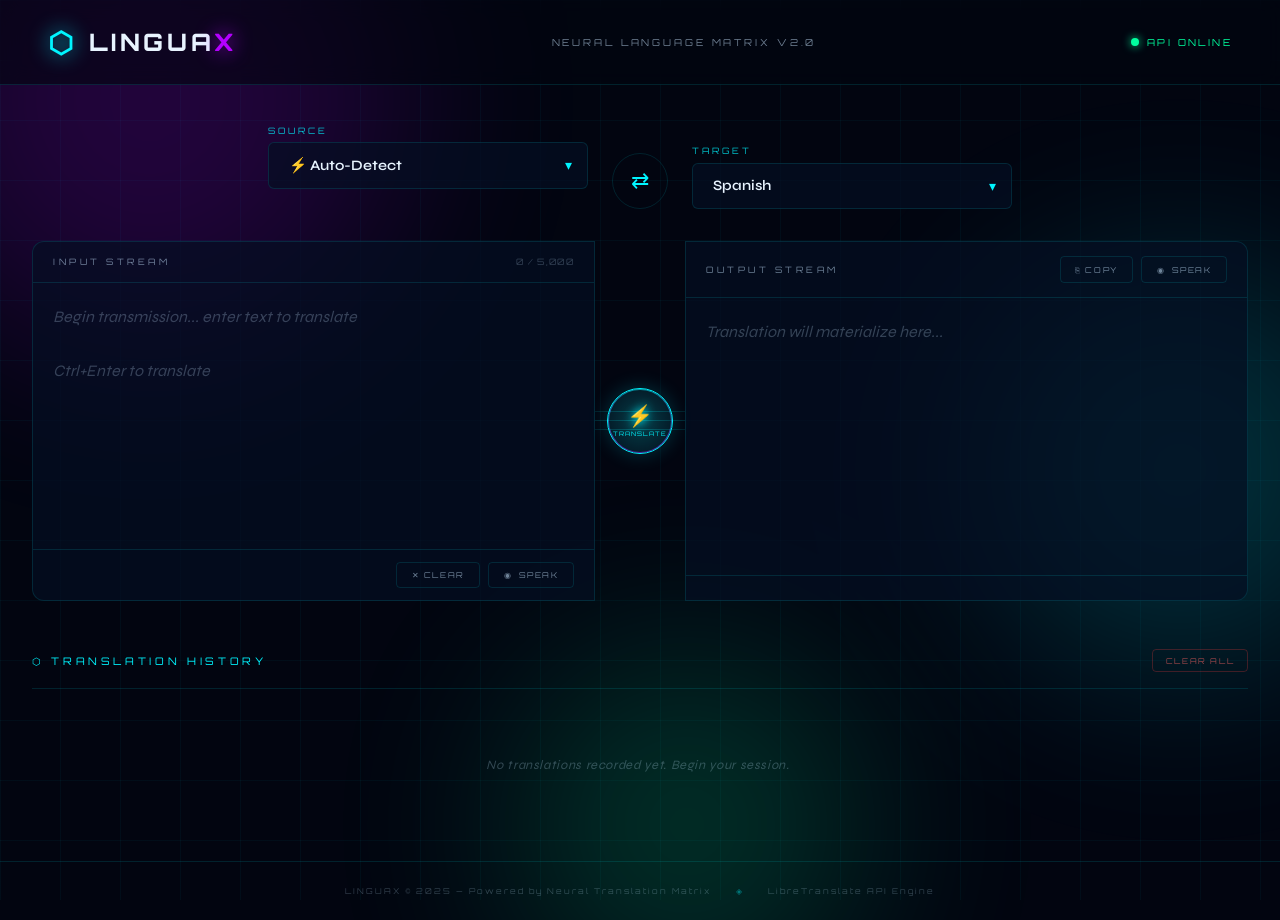
<file: LinguaX/index.html>
<!DOCTYPE html>
<html lang="en">
<head>
  <meta charset="UTF-8" />
  <meta name="viewport" content="width=device-width, initial-scale=1.0"/>
  <title>LinguaX — Neural Translation Interface</title>
  <link rel="stylesheet" href="css/style.css" />
  <link rel="preconnect" href="https://fonts.googleapis.com">
  <link href="https://fonts.googleapis.com/css2?family=Orbitron:wght@400;600;800&family=Syne:wght@300;400;600&display=swap" rel="stylesheet">
</head>
<body>

  <!-- Animated Background -->
  <div class="bg-grid"></div>
  <div class="bg-orbs">
    <div class="orb orb-1"></div>
    <div class="orb orb-2"></div>
    <div class="orb orb-3"></div>
  </div>

  <!-- Floating particles -->
  <div class="particles" id="particles"></div>

  <!-- Header -->
  <header class="header">
    <div class="logo">
      <span class="logo-icon">⬡</span>
      <span class="logo-text">LINGUA<span class="logo-accent">X</span></span>
    </div>
    <div class="header-tag">Neural Language Matrix v2.0</div>
    <div class="header-status">
      <span class="status-dot"></span>
      <span class="status-text">API ONLINE</span>
    </div>
  </header>

  <!-- Main App -->
  <main class="app-container">

    <!-- Controls Row -->
    <div class="controls-row">

      <!-- Source Language -->
      <div class="lang-selector source-selector">
        <label class="selector-label">SOURCE</label>
        <div class="select-wrapper">
          <select id="sourceLang" class="lang-select">
            <option value="auto">⚡ Auto-Detect</option>
            <option value="en">English</option>
            <option value="es">Spanish</option>
            <option value="fr">French</option>
            <option value="de">German</option>
            <option value="it">Italian</option>
            <option value="pt">Portuguese</option>
            <option value="ru">Russian</option>
            <option value="ja">Japanese</option>
            <option value="ko">Korean</option>
            <option value="zh">Chinese</option>
            <option value="ar">Arabic</option>
            <option value="hi">Hindi</option>
            <option value="nl">Dutch</option>
            <option value="pl">Polish</option>
            <option value="tr">Turkish</option>
            <option value="sv">Swedish</option>
            <option value="uk">Ukrainian</option>
            <option value="vi">Vietnamese</option>
            <option value="id">Indonesian</option>
          </select>
          <div class="select-arrow">▾</div>
        </div>
        <div class="detected-lang" id="detectedLang"></div>
      </div>

      <!-- Swap Button -->
      <button class="swap-btn" id="swapBtn" title="Swap Languages">
        <span class="swap-icon">⇄</span>
        <div class="swap-ripple"></div>
      </button>

      <!-- Target Language -->
      <div class="lang-selector target-selector">
        <label class="selector-label">TARGET</label>
        <div class="select-wrapper">
          <select id="targetLang" class="lang-select">
            <option value="es">Spanish</option>
            <option value="en">English</option>
            <option value="fr">French</option>
            <option value="de">German</option>
            <option value="it">Italian</option>
            <option value="pt">Portuguese</option>
            <option value="ru">Russian</option>
            <option value="ja">Japanese</option>
            <option value="ko">Korean</option>
            <option value="zh">Chinese</option>
            <option value="ar">Arabic</option>
            <option value="hi">Hindi</option>
            <option value="nl">Dutch</option>
            <option value="pl">Polish</option>
            <option value="tr">Turkish</option>
            <option value="sv">Swedish</option>
            <option value="uk">Ukrainian</option>
            <option value="vi">Vietnamese</option>
            <option value="id">Indonesian</option>
          </select>
          <div class="select-arrow">▾</div>
        </div>
      </div>

    </div>

    <!-- Translation Panels -->
    <div class="panels">

      <!-- Input Panel -->
      <div class="panel panel-input">
        <div class="panel-header">
          <span class="panel-label">INPUT STREAM</span>
          <span class="char-counter" id="charCounter">0 / 5000</span>
        </div>
        <textarea
          id="inputText"
          class="text-area"
          placeholder="Begin transmission... enter text to translate"
          maxlength="5000"
          spellcheck="false"
        ></textarea>
        <div class="panel-footer">
          <button class="action-btn clear-btn" id="clearBtn" title="Clear">
            <span>✕ CLEAR</span>
          </button>
          <button class="action-btn tts-btn" id="ttsInputBtn" title="Speak Input">
            <span class="tts-icon">◉</span> SPEAK
          </button>
        </div>
      </div>

      <!-- Translate Button Column -->
      <div class="translate-col">
        <button class="translate-btn" id="translateBtn">
          <div class="translate-btn-inner">
            <div class="btn-bg-pulse"></div>
            <span class="btn-icon">⚡</span>
            <span class="btn-text">TRANSLATE</span>
            <div class="btn-loader" id="btnLoader">
              <div class="loader-ring"></div>
            </div>
          </div>
        </button>
        <div class="neural-lines">
          <div class="nl nl-1"></div>
          <div class="nl nl-2"></div>
          <div class="nl nl-3"></div>
        </div>
      </div>

      <!-- Output Panel -->
      <div class="panel panel-output">
        <div class="panel-header">
          <span class="panel-label">OUTPUT STREAM</span>
          <div class="output-actions">
            <button class="action-btn copy-btn" id="copyBtn" title="Copy Translation">
              <span id="copyIcon">⎘ COPY</span>
            </button>
            <button class="action-btn tts-btn" id="ttsOutputBtn" title="Speak Translation">
              <span class="tts-icon">◉</span> SPEAK
            </button>
          </div>
        </div>
        <div class="text-area output-area" id="outputText">
          <span class="placeholder-text">Translation will materialize here...</span>
        </div>
        <div class="panel-footer output-footer">
          <div class="confidence-bar" id="confidenceBar" style="display:none">
            <span class="conf-label">CONFIDENCE</span>
            <div class="bar-track">
              <div class="bar-fill" id="barFill"></div>
            </div>
            <span class="conf-value" id="confValue">—</span>
          </div>
        </div>
      </div>

    </div>

    <!-- Error Message -->
    <div class="error-toast" id="errorToast">
      <span class="error-icon">⚠</span>
      <span id="errorMsg">Error message here</span>
    </div>

    <!-- History Section -->
    <div class="history-section">
      <div class="history-header">
        <span class="history-title">⬡ TRANSLATION HISTORY</span>
        <button class="clear-history-btn" id="clearHistoryBtn">CLEAR ALL</button>
      </div>
      <div class="history-list" id="historyList">
        <div class="history-empty">
          <span>No translations recorded yet. Begin your session.</span>
        </div>
      </div>
    </div>

  </main>

  <!-- Footer -->
  <footer class="footer">
    <span>LINGUAX © 2025 — Powered by Neural Translation Matrix</span>
    <span class="footer-sep">◈</span>
    <span>LibreTranslate API Engine</span>
  </footer>

  <script src="js/app.js"></script>
</body>
</html>
</file>
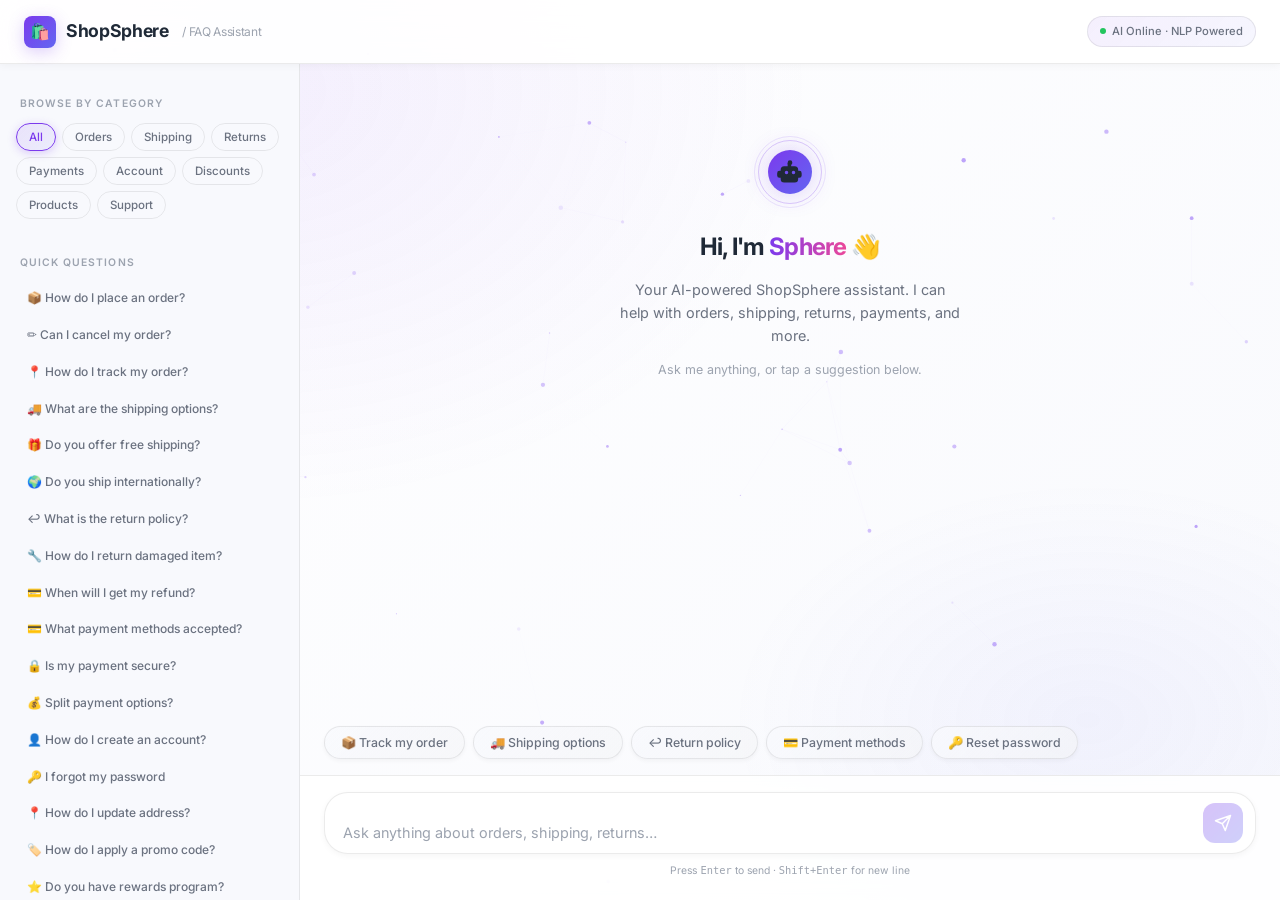
<file: ShopSphereFAQ/index.html>
<!DOCTYPE html>
<html lang="en">
<head>
  <meta charset="UTF-8" />
  <meta name="viewport" content="width=device-width, initial-scale=1.0" />
  <title>ShopSphere — AI FAQ Assistant</title>
  <meta name="description" content="Intelligent FAQ chatbot for ShopSphere e-commerce powered by NLP cosine similarity matching." />

  <!-- Preconnect for fonts -->
  <link rel="preconnect" href="https://fonts.googleapis.com" />
  <link rel="preconnect" href="https://fonts.gstatic.com" crossorigin />
  <link href="https://fonts.googleapis.com/css2?family=Inter:wght@300;400;500;600;700&family=JetBrains+Mono:wght@400;500&display=swap" rel="stylesheet" />

  <link rel="stylesheet" href="style.css" />

  <!-- Favicon -->
  <link rel="icon" href="data:image/svg+xml,<svg xmlns='http://www.w3.org/2000/svg' viewBox='0 0 100 100'><text y='.9em' font-size='90'>🛍️</text></svg>" />
</head>

<body>

<!-- Particle canvas background -->
<canvas id="particleCanvas" aria-hidden="true"></canvas>

<div class="app-shell">

  <!-- ── TOP NAVIGATION ─────────────────────────────────── -->
  <nav class="top-nav" role="banner">
    <div class="nav-logo">
      <div class="logo-icon" aria-hidden="true">🛍️</div>
      <span>ShopSphere</span>
      <span class="nav-subtitle">/ FAQ Assistant</span>
    </div>
    <div class="nav-badge">
      <div class="status-dot" aria-hidden="true"></div>
      <span>AI Online · NLP Powered</span>
    </div>
  </nav>

  <!-- ── LEFT SIDEBAR ───────────────────────────────────── -->
  <aside class="sidebar" role="complementary" aria-label="FAQ browser and NLP inspector">

    <!-- Category Filter -->
    <div class="sidebar-section">
      <div class="sidebar-title">Browse by Category</div>
      <div class="faq-filters" role="group" aria-label="FAQ category filter">
        <button class="faq-filter-btn active" data-category="all">All</button>
        <button class="faq-filter-btn" data-category="Orders">Orders</button>
        <button class="faq-filter-btn" data-category="Shipping">Shipping</button>
        <button class="faq-filter-btn" data-category="Returns">Returns</button>
        <button class="faq-filter-btn" data-category="Payments">Payments</button>
        <button class="faq-filter-btn" data-category="Account">Account</button>
        <button class="faq-filter-btn" data-category="Discounts">Discounts</button>
        <button class="faq-filter-btn" data-category="Products">Products</button>
        <button class="faq-filter-btn" data-category="Support">Support</button>
      </div>
    </div>

    <!-- FAQ Quick List -->
    <div class="sidebar-section">
      <div class="sidebar-title">Quick Questions</div>
      <ul class="faq-list-sidebar" id="faqSidebarList" aria-label="FAQ questions list">
        <li class="faq-item" data-category="Orders"  onclick="handleQuery('How do I place an order?')">📦 How do I place an order?</li>
        <li class="faq-item" data-category="Orders"  onclick="handleQuery('Can I cancel my order?')">✏️ Can I cancel my order?</li>
        <li class="faq-item" data-category="Orders"  onclick="handleQuery('How do I track my order?')">📍 How do I track my order?</li>
        <li class="faq-item" data-category="Shipping" onclick="handleQuery('What are the shipping options?')">🚚 What are the shipping options?</li>
        <li class="faq-item" data-category="Shipping" onclick="handleQuery('Do you offer free shipping?')">🎁 Do you offer free shipping?</li>
        <li class="faq-item" data-category="Shipping" onclick="handleQuery('Do you ship internationally?')">🌍 Do you ship internationally?</li>
        <li class="faq-item" data-category="Returns"  onclick="handleQuery('What is the return policy?')">↩️ What is the return policy?</li>
        <li class="faq-item" data-category="Returns"  onclick="handleQuery('How do I return a damaged item?')">🔧 How do I return damaged item?</li>
        <li class="faq-item" data-category="Returns"  onclick="handleQuery('When will I get my refund?')">💳 When will I get my refund?</li>
        <li class="faq-item" data-category="Payments" onclick="handleQuery('What payment methods do you accept?')">💳 What payment methods accepted?</li>
        <li class="faq-item" data-category="Payments" onclick="handleQuery('Is my payment information secure?')">🔒 Is my payment secure?</li>
        <li class="faq-item" data-category="Payments" onclick="handleQuery('Can I use multiple payment methods?')">💰 Split payment options?</li>
        <li class="faq-item" data-category="Account"  onclick="handleQuery('How do I create an account?')">👤 How do I create an account?</li>
        <li class="faq-item" data-category="Account"  onclick="handleQuery('I forgot my password')">🔑 I forgot my password</li>
        <li class="faq-item" data-category="Account"  onclick="handleQuery('How do I update my address?')">📍 How do I update address?</li>
        <li class="faq-item" data-category="Discounts" onclick="handleQuery('How do I apply a promo code?')">🏷️ How do I apply a promo code?</li>
        <li class="faq-item" data-category="Discounts" onclick="handleQuery('Do you have a rewards program?')">⭐ Do you have rewards program?</li>
        <li class="faq-item" data-category="Products"  onclick="handleQuery('How do I know if a product is authentic?')">✔️ Are products authentic?</li>
        <li class="faq-item" data-category="Products"  onclick="handleQuery('Can I read product reviews?')">📝 Can I read product reviews?</li>
        <li class="faq-item" data-category="Support"   onclick="handleQuery('How do I contact customer support?')">💬 How to contact support?</li>
      </ul>
    </div>

    <!-- NLP Debug Panel -->
    <div class="sidebar-section">
      <div class="sidebar-title">NLP Inspector</div>
      <button class="debug-toggle" id="toggleDebug" aria-expanded="false" aria-controls="debugPanel">
        View NLP Details ▼
      </button>
      <div class="debug-panel" id="debugPanel" role="region" aria-label="NLP processing details">
        <div class="db-row">
          <span class="db-label">RAW INPUT</span>
          <span class="db-value" id="dbRaw">—</span>
        </div>
        <div class="db-row">
          <span class="db-label">AFTER PIPELINE (tokens)</span>
          <span class="db-value" id="dbTokens">—</span>
        </div>
        <div class="db-row">
          <span class="db-label">COSINE SIMILARITY SCORE</span>
          <span class="db-value" id="dbScore">—</span>
        </div>
        <div class="db-row">
          <span class="db-label">MATCHED FAQ</span>
          <span class="db-value" id="dbMatch">—</span>
        </div>
        <div class="score-bar" aria-hidden="true">
          <div class="score-fill" id="scoreBar"></div>
        </div>
      </div>
    </div>

  </aside>

  <!-- ── MAIN CHAT AREA ──────────────────────────────────── -->
  <main class="chat-area" role="main">

    <!-- Message Feed -->
    <div class="chat-messages" id="chatMessages" role="log" aria-live="polite" aria-label="Chat conversation">
      <!-- Welcome block and messages injected by app.js -->
    </div>

    <!-- Suggestion Chips -->
    <div class="suggestions" role="group" aria-label="Suggested questions">
      <button class="chip" type="button">📦 Track my order</button>
      <button class="chip" type="button">🚚 Shipping options</button>
      <button class="chip" type="button">↩️ Return policy</button>
      <button class="chip" type="button">💳 Payment methods</button>
      <button class="chip" type="button">🔑 Reset password</button>
    </div>

    <!-- Input Bar -->
    <div class="input-area">
      <div class="input-wrapper" role="group" aria-label="Message input">
        <textarea
          id="userInput"
          placeholder="Ask anything about orders, shipping, returns…"
          rows="1"
          aria-label="Type your message"
          autocomplete="off"
          spellcheck="true"
        ></textarea>
        <button class="send-btn" id="sendBtn" type="button" aria-label="Send message" disabled>
          <!-- Send icon -->
          <svg viewBox="0 0 24 24" fill="none" stroke="currentColor" stroke-width="2" stroke-linecap="round" stroke-linejoin="round">
            <path d="M22 2L11 13M22 2L15 22l-4-9-9-4 20-7z"/>
          </svg>
        </button>
      </div>
      <p class="input-hint">Press <kbd>Enter</kbd> to send · <kbd>Shift+Enter</kbd> for new line</p>
    </div>

  </main>

</div><!-- /.app-shell -->

<script src="app.js"></script>
</body>
</html>
</file>
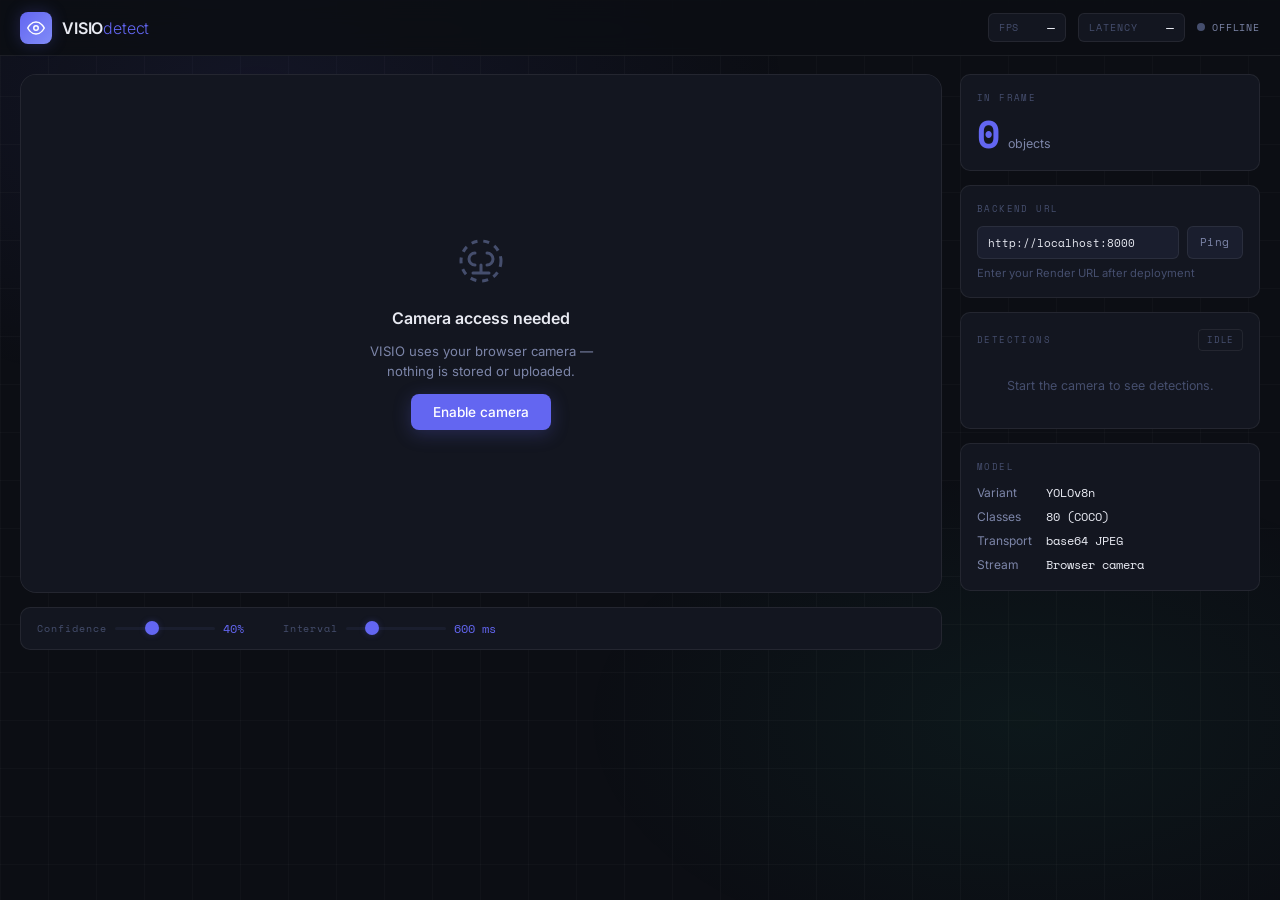
<file: VISIO/visio-detect/visio-detect/frontend/index.html>
<!DOCTYPE html>
<html lang="en">
<head>
  <meta charset="UTF-8" />
  <meta name="viewport" content="width=device-width, initial-scale=1.0, viewport-fit=cover" />
  <title>VISIO Detect — AI Vision</title>
  <link rel="preconnect" href="https://fonts.googleapis.com" />
  <link href="https://fonts.googleapis.com/css2?family=Inter:wght@300;400;500;600&family=Space+Mono:wght@400;700&display=swap" rel="stylesheet" />
  <link rel="stylesheet" href="style.css" />
</head>
<body>

  <!-- ── Ambient background ── -->
  <div class="bg-mesh" aria-hidden="true"></div>

  <!-- ── Header ── -->
  <header class="topbar">
    <div class="topbar-brand">
      <div class="brand-mark" aria-hidden="true">
        <svg width="18" height="18" viewBox="0 0 24 24" fill="none">
          <path d="M1 12s4-8 11-8 11 8 11 8-4 8-11 8-11-8-11-8z" stroke="currentColor" stroke-width="2"/>
          <circle cx="12" cy="12" r="3" stroke="currentColor" stroke-width="2"/>
        </svg>
      </div>
      <span class="brand-text">VISIO<em>detect</em></span>
    </div>
    <div class="topbar-stats">
      <div class="stat-chip" id="fpsChip">
        <span class="stat-label">FPS</span>
        <span class="stat-value" id="fpsVal">—</span>
      </div>
      <div class="stat-chip" id="latencyChip">
        <span class="stat-label">LATENCY</span>
        <span class="stat-value" id="latencyVal">—</span>
      </div>
      <div class="status-dot-wrap">
        <div class="status-dot" id="statusDot"></div>
        <span class="status-label" id="statusLabel">OFFLINE</span>
      </div>
    </div>
  </header>

  <!-- ── Main ── -->
  <main class="shell">

    <!-- ── Video + overlay column ── -->
    <div class="viewer-col">
      <div class="viewer-frame" id="viewerFrame">

        <!-- Permission / idle gate -->
        <div class="gate" id="gate">
          <div class="gate-inner">
            <div class="gate-icon" aria-hidden="true">
              <svg width="48" height="48" viewBox="0 0 24 24" fill="none">
                <circle cx="12" cy="12" r="10" stroke="currentColor" stroke-width="1.5" stroke-dasharray="3 3"/>
                <path d="M15 8a3 3 0 0 1 0 6M9 8a3 3 0 0 0 0 6M12 14v4M8 18h8" stroke="currentColor" stroke-width="1.5" stroke-linecap="round"/>
              </svg>
            </div>
            <p class="gate-headline">Camera access needed</p>
            <p class="gate-body">VISIO uses your browser camera — nothing is stored or uploaded.</p>
            <button class="btn-primary" id="startBtn">Enable camera</button>
            <p class="gate-error hidden" id="gateError"></p>
          </div>
        </div>

        <!-- Live layers (hidden until camera is on) -->
        <video id="videoEl" autoplay muted playsinline class="hidden" aria-label="Webcam feed"></video>
        <canvas id="overlayCanvas" class="hidden" aria-hidden="true"></canvas>

        <!-- Scanning chrome (decorative brackets) -->
        <div class="viewer-chrome" aria-hidden="true">
          <div class="vc-corner vc-tl"></div>
          <div class="vc-corner vc-tr"></div>
          <div class="vc-corner vc-bl"></div>
          <div class="vc-corner vc-br"></div>
        </div>

        <!-- Sending flash indicator -->
        <div class="send-flash" id="sendFlash" aria-hidden="true"></div>
      </div>

      <!-- Controls bar -->
      <div class="controls-bar" id="controlsBar">
        <button class="btn-danger hidden" id="stopBtn">Stop camera</button>
        <div class="conf-wrap">
          <label for="confSlider" class="ctrl-label">Confidence</label>
          <input type="range" id="confSlider" min="10" max="95" value="40" step="5" />
          <span class="conf-val" id="confVal">40%</span>
        </div>
        <div class="interval-wrap">
          <label for="intervalSlider" class="ctrl-label">Interval</label>
          <input type="range" id="intervalSlider" min="200" max="2000" value="600" step="100" />
          <span class="conf-val" id="intervalVal">600 ms</span>
        </div>
      </div>
    </div>

    <!-- ── Sidebar ── -->
    <aside class="sidebar">

      <!-- Object count -->
      <div class="panel count-panel">
        <p class="panel-eyebrow">In frame</p>
        <div class="count-row">
          <span class="count-big" id="countBig">0</span>
          <span class="count-unit">objects</span>
        </div>
      </div>

      <!-- API endpoint config -->
      <div class="panel endpoint-panel">
        <p class="panel-eyebrow">Backend URL</p>
        <div class="endpoint-row">
          <input
            type="url"
            id="apiUrl"
            class="endpoint-input"
            placeholder="http://localhost:8000"
            value="http://localhost:8000"
          />
          <button class="btn-test" id="testBtn" title="Test connection">Ping</button>
        </div>
        <p class="endpoint-hint" id="endpointHint">Enter your Render URL after deployment</p>
      </div>

      <!-- Detection list -->
      <div class="panel detections-panel">
        <div class="panel-header-row">
          <p class="panel-eyebrow">Detections</p>
          <span class="badge" id="liveBadge">IDLE</span>
        </div>
        <div class="det-list" id="detList">
          <p class="det-empty">Start the camera to see detections.</p>
        </div>
      </div>

      <!-- Model info -->
      <div class="panel info-panel">
        <p class="panel-eyebrow">Model</p>
        <div class="info-grid">
          <span class="info-key">Variant</span><span class="info-val">YOLOv8n</span>
          <span class="info-key">Classes</span><span class="info-val">80 (COCO)</span>
          <span class="info-key">Transport</span><span class="info-val">base64 JPEG</span>
          <span class="info-key">Stream</span><span class="info-val">Browser camera</span>
        </div>
      </div>

    </aside>
  </main>

  <!-- ── Toast notification ── -->
  <div class="toast hidden" id="toast" role="alert" aria-live="polite"></div>

  <script src="script.js"></script>
</body>
</html>
</file>
<file: LinguaX/css/style.css>
/* ═══════════════════════════════════════════════════════
   LINGUAX — Neural Translation Interface
   Style: Cyberpunk Glassmorphism + Neon Grid
   ═══════════════════════════════════════════════════════ */

:root {
  --neon-cyan: #00f5ff;
  --neon-violet: #b400ff;
  --neon-green: #00ff9f;
  --neon-orange: #ff6b00;
  --bg-deep: #020510;
  --bg-mid: #050d1a;
  --glass-bg: rgba(0, 245, 255, 0.03);
  --glass-border: rgba(0, 245, 255, 0.12);
  --glass-border-hot: rgba(0, 245, 255, 0.5);
  --text-primary: #e8f4ff;
  --text-secondary: rgba(200, 230, 255, 0.55);
  --text-dim: rgba(200, 230, 255, 0.25);
  --panel-bg: rgba(5, 15, 35, 0.7);
  --font-display: 'Orbitron', monospace;
  --font-body: 'Syne', sans-serif;
  --transition-fast: 0.18s cubic-bezier(0.4, 0, 0.2, 1);
  --transition-med: 0.35s cubic-bezier(0.4, 0, 0.2, 1);
  --transition-slow: 0.6s cubic-bezier(0.4, 0, 0.2, 1);
}

/* ── Reset & Base ── */
*, *::before, *::after { box-sizing: border-box; margin: 0; padding: 0; }

html { scroll-behavior: smooth; }

body {
  font-family: var(--font-body);
  background: var(--bg-deep);
  color: var(--text-primary);
  min-height: 100vh;
  overflow-x: hidden;
  position: relative;
}

/* ── Animated Grid Background ── */
.bg-grid {
  position: fixed;
  inset: 0;
  background-image:
    linear-gradient(rgba(0,245,255,0.04) 1px, transparent 1px),
    linear-gradient(90deg, rgba(0,245,255,0.04) 1px, transparent 1px);
  background-size: 60px 60px;
  z-index: 0;
  animation: gridScroll 20s linear infinite;
}

@keyframes gridScroll {
  0% { background-position: 0 0; }
  100% { background-position: 60px 60px; }
}

/* ── Glowing Orbs ── */
.bg-orbs { position: fixed; inset: 0; z-index: 0; pointer-events: none; }

.orb {
  position: absolute;
  border-radius: 50%;
  filter: blur(100px);
  opacity: 0.18;
  animation: orbFloat 12s ease-in-out infinite;
}

.orb-1 {
  width: 500px; height: 500px;
  background: var(--neon-violet);
  top: -150px; left: -100px;
  animation-delay: 0s;
}

.orb-2 {
  width: 400px; height: 400px;
  background: var(--neon-cyan);
  top: 30%; right: -100px;
  animation-delay: -4s;
}

.orb-3 {
  width: 350px; height: 350px;
  background: var(--neon-green);
  bottom: -100px; left: 40%;
  animation-delay: -8s;
}

@keyframes orbFloat {
  0%, 100% { transform: translate(0, 0) scale(1); }
  33% { transform: translate(30px, -40px) scale(1.05); }
  66% { transform: translate(-20px, 20px) scale(0.97); }
}

/* ── Particles ── */
.particles {
  position: fixed; inset: 0;
  z-index: 0; pointer-events: none;
  overflow: hidden;
}

.particle {
  position: absolute;
  width: 2px; height: 2px;
  background: var(--neon-cyan);
  border-radius: 50%;
  opacity: 0;
  animation: particleDrift linear infinite;
}

@keyframes particleDrift {
  0% { opacity: 0; transform: translateY(0) scale(0); }
  10% { opacity: 1; }
  90% { opacity: 0.6; }
  100% { opacity: 0; transform: translateY(-100vh) scale(1); }
}

/* ── Header ── */
.header {
  position: relative;
  z-index: 10;
  display: flex;
  align-items: center;
  justify-content: space-between;
  padding: 1.5rem 3rem;
  border-bottom: 1px solid var(--glass-border);
  backdrop-filter: blur(10px);
  background: rgba(2, 5, 16, 0.6);
}

.logo {
  display: flex;
  align-items: center;
  gap: 0.75rem;
  font-family: var(--font-display);
  font-weight: 800;
  font-size: 1.5rem;
  letter-spacing: 0.15em;
}

.logo-icon {
  color: var(--neon-cyan);
  font-size: 1.8rem;
  text-shadow: 0 0 20px var(--neon-cyan);
  animation: iconPulse 3s ease-in-out infinite;
}

@keyframes iconPulse {
  0%, 100% { text-shadow: 0 0 20px var(--neon-cyan); }
  50% { text-shadow: 0 0 40px var(--neon-cyan), 0 0 80px rgba(0,245,255,0.4); }
}

.logo-accent {
  color: var(--neon-violet);
  text-shadow: 0 0 20px var(--neon-violet);
}

.header-tag {
  font-family: var(--font-display);
  font-size: 0.6rem;
  letter-spacing: 0.3em;
  color: var(--text-secondary);
  text-transform: uppercase;
}

.header-status {
  display: flex;
  align-items: center;
  gap: 0.5rem;
  font-family: var(--font-display);
  font-size: 0.6rem;
  letter-spacing: 0.25em;
  color: var(--neon-green);
}

.status-dot {
  width: 8px; height: 8px;
  border-radius: 50%;
  background: var(--neon-green);
  box-shadow: 0 0 10px var(--neon-green);
  animation: statusBlink 2s ease-in-out infinite;
}

@keyframes statusBlink {
  0%, 100% { opacity: 1; box-shadow: 0 0 10px var(--neon-green); }
  50% { opacity: 0.5; box-shadow: 0 0 5px var(--neon-green); }
}

/* ── App Container ── */
.app-container {
  position: relative;
  z-index: 10;
  max-width: 1400px;
  margin: 0 auto;
  padding: 2.5rem 2rem;
}

/* ── Controls Row ── */
.controls-row {
  display: flex;
  align-items: flex-end;
  justify-content: center;
  gap: 1.5rem;
  margin-bottom: 2rem;
}

.lang-selector {
  display: flex;
  flex-direction: column;
  gap: 0.4rem;
  flex: 1;
  max-width: 320px;
}

.selector-label {
  font-family: var(--font-display);
  font-size: 0.55rem;
  letter-spacing: 0.35em;
  color: var(--neon-cyan);
  opacity: 0.8;
}

.select-wrapper {
  position: relative;
}

.lang-select {
  width: 100%;
  padding: 0.85rem 2.5rem 0.85rem 1.25rem;
  background: var(--panel-bg);
  border: 1px solid var(--glass-border);
  border-radius: 6px;
  color: var(--text-primary);
  font-family: var(--font-body);
  font-size: 0.9rem;
  font-weight: 600;
  cursor: pointer;
  appearance: none;
  -webkit-appearance: none;
  outline: none;
  transition: border-color var(--transition-fast), box-shadow var(--transition-fast);
  backdrop-filter: blur(10px);
}

.lang-select:hover,
.lang-select:focus {
  border-color: var(--glass-border-hot);
  box-shadow: 0 0 20px rgba(0,245,255,0.1), inset 0 0 20px rgba(0,245,255,0.03);
}

.lang-select option {
  background: #060e20;
  color: var(--text-primary);
}

.select-arrow {
  position: absolute;
  right: 1rem;
  top: 50%;
  transform: translateY(-50%);
  color: var(--neon-cyan);
  pointer-events: none;
  font-size: 0.9rem;
}

.detected-lang {
  font-family: var(--font-display);
  font-size: 0.5rem;
  letter-spacing: 0.2em;
  color: var(--neon-green);
  min-height: 14px;
  padding-left: 0.25rem;
  transition: opacity var(--transition-fast);
}

/* ── Swap Button ── */
.swap-btn {
  position: relative;
  width: 56px; height: 56px;
  border-radius: 50%;
  background: transparent;
  border: 1px solid var(--glass-border);
  color: var(--neon-cyan);
  font-size: 1.4rem;
  cursor: pointer;
  display: flex;
  align-items: center;
  justify-content: center;
  transition: all var(--transition-fast);
  overflow: hidden;
  flex-shrink: 0;
}

.swap-btn::before {
  content: '';
  position: absolute;
  inset: 0;
  border-radius: 50%;
  background: radial-gradient(circle, rgba(0,245,255,0.15) 0%, transparent 70%);
  opacity: 0;
  transition: opacity var(--transition-fast);
}

.swap-btn:hover::before { opacity: 1; }
.swap-btn:hover {
  border-color: var(--neon-cyan);
  box-shadow: 0 0 20px rgba(0,245,255,0.3);
}

.swap-btn.swapping .swap-icon {
  animation: swapSpin 0.5s cubic-bezier(0.68,-0.55,0.265,1.55);
}

@keyframes swapSpin {
  0% { transform: rotate(0deg) scale(1); }
  50% { transform: rotate(180deg) scale(1.3); }
  100% { transform: rotate(360deg) scale(1); }
}

.swap-ripple {
  position: absolute;
  inset: 0;
  border-radius: 50%;
  background: rgba(0,245,255,0.2);
  transform: scale(0);
  transition: transform 0.4s, opacity 0.4s;
}

.swap-btn:active .swap-ripple {
  transform: scale(2);
  opacity: 0;
}

/* ── Panels ── */
.panels {
  display: grid;
  grid-template-columns: 1fr auto 1fr;
  gap: 0;
  align-items: stretch;
  min-height: 360px;
}

.panel {
  background: var(--panel-bg);
  border: 1px solid var(--glass-border);
  backdrop-filter: blur(20px);
  display: flex;
  flex-direction: column;
  transition: border-color var(--transition-med);
  position: relative;
  overflow: hidden;
}

.panel-input { border-radius: 12px 0 0 12px; }
.panel-output { border-radius: 0 12px 12px 0; }

.panel::before {
  content: '';
  position: absolute;
  top: 0; left: 0; right: 0;
  height: 1px;
  background: linear-gradient(90deg, transparent, var(--neon-cyan), transparent);
  opacity: 0;
  transition: opacity var(--transition-med);
}

.panel:focus-within::before,
.panel:hover::before { opacity: 1; }

.panel:focus-within {
  border-color: rgba(0, 245, 255, 0.25);
  box-shadow: 0 0 40px rgba(0,245,255,0.05);
}

.panel-header {
  display: flex;
  align-items: center;
  justify-content: space-between;
  padding: 0.9rem 1.25rem;
  border-bottom: 1px solid var(--glass-border);
}

.panel-label {
  font-family: var(--font-display);
  font-size: 0.55rem;
  letter-spacing: 0.4em;
  color: var(--text-secondary);
}

.char-counter {
  font-family: var(--font-display);
  font-size: 0.55rem;
  letter-spacing: 0.15em;
  color: var(--text-dim);
  transition: color var(--transition-fast);
}

.char-counter.warning { color: var(--neon-orange); }
.char-counter.limit { color: #ff3d3d; }

.output-actions {
  display: flex;
  gap: 0.5rem;
}

/* ── Text Area ── */
.text-area {
  flex: 1;
  padding: 1.25rem;
  background: transparent;
  border: none;
  color: var(--text-primary);
  font-family: var(--font-body);
  font-size: 1rem;
  line-height: 1.7;
  resize: none;
  outline: none;
  caret-color: var(--neon-cyan);
}

.text-area::placeholder {
  color: var(--text-dim);
  font-style: italic;
}

.text-area::-webkit-scrollbar { width: 4px; }
.text-area::-webkit-scrollbar-track { background: transparent; }
.text-area::-webkit-scrollbar-thumb { background: var(--glass-border); border-radius: 2px; }

/* ── Output Area ── */
.output-area {
  flex: 1;
  padding: 1.25rem;
  overflow-y: auto;
  min-height: 200px;
  position: relative;
  cursor: default;
  font-size: 1rem;
  line-height: 1.7;
}

.placeholder-text {
  color: var(--text-dim);
  font-style: italic;
}

.output-area.has-content { color: var(--text-primary); }

/* Typing cursor */
.typing-cursor {
  display: inline-block;
  width: 2px;
  height: 1.1em;
  background: var(--neon-cyan);
  margin-left: 2px;
  vertical-align: text-bottom;
  animation: cursorBlink 0.7s step-end infinite;
}

@keyframes cursorBlink {
  0%, 100% { opacity: 1; }
  50% { opacity: 0; }
}

/* ── Panel Footer ── */
.panel-footer {
  display: flex;
  align-items: center;
  justify-content: flex-end;
  gap: 0.5rem;
  padding: 0.75rem 1.25rem;
  border-top: 1px solid var(--glass-border);
}

.output-footer { justify-content: flex-start; }

/* ── Action Buttons ── */
.action-btn {
  display: flex;
  align-items: center;
  gap: 0.4rem;
  padding: 0.45rem 0.9rem;
  background: transparent;
  border: 1px solid var(--glass-border);
  border-radius: 4px;
  color: var(--text-secondary);
  font-family: var(--font-display);
  font-size: 0.5rem;
  letter-spacing: 0.2em;
  cursor: pointer;
  transition: all var(--transition-fast);
}

.action-btn:hover {
  color: var(--neon-cyan);
  border-color: rgba(0,245,255,0.4);
  box-shadow: 0 0 15px rgba(0,245,255,0.1);
  background: rgba(0,245,255,0.05);
}

.action-btn:active {
  transform: scale(0.96);
}

.tts-btn:hover { color: var(--neon-violet); border-color: rgba(180,0,255,0.4); box-shadow: 0 0 15px rgba(180,0,255,0.1); background: rgba(180,0,255,0.05); }

.copy-btn.copied {
  color: var(--neon-green);
  border-color: rgba(0,255,159,0.4);
  background: rgba(0,255,159,0.05);
}

.tts-icon {
  display: inline-block;
  transition: transform var(--transition-fast);
}

.tts-btn.speaking .tts-icon {
  animation: ttsWave 0.6s ease-in-out infinite alternate;
}

@keyframes ttsWave {
  from { transform: scale(1); }
  to { transform: scale(1.5); color: var(--neon-violet); }
}

/* ── Translate Button Column ── */
.translate-col {
  display: flex;
  flex-direction: column;
  align-items: center;
  justify-content: center;
  width: 90px;
  position: relative;
  z-index: 2;
}

.neural-lines {
  position: absolute;
  top: 0; bottom: 0;
  width: 100%;
  display: flex;
  flex-direction: column;
  justify-content: center;
  gap: 8px;
  pointer-events: none;
  z-index: -1;
}

.nl {
  height: 1px;
  background: linear-gradient(90deg, rgba(0,245,255,0.1), rgba(0,245,255,0.25), rgba(0,245,255,0.1));
  animation: nlPulse 2s ease-in-out infinite;
}
.nl-2 { animation-delay: 0.5s; }
.nl-3 { animation-delay: 1s; }

@keyframes nlPulse {
  0%, 100% { opacity: 0.3; transform: scaleX(0.8); }
  50% { opacity: 1; transform: scaleX(1); }
}

/* ── Main Translate Button ── */
.translate-btn {
  background: none;
  border: none;
  cursor: pointer;
  padding: 0;
  outline: none;
}

.translate-btn-inner {
  position: relative;
  width: 66px; height: 66px;
  border-radius: 50%;
  border: 1px solid var(--neon-cyan);
  background: rgba(0,245,255,0.05);
  display: flex;
  flex-direction: column;
  align-items: center;
  justify-content: center;
  gap: 2px;
  overflow: hidden;
  box-shadow:
    0 0 20px rgba(0,245,255,0.2),
    inset 0 0 20px rgba(0,245,255,0.05);
  transition: all var(--transition-med);
}

.translate-btn-inner::before,
.translate-btn-inner::after {
  content: '';
  position: absolute;
  border-radius: 50%;
}

.translate-btn-inner::before {
  inset: -1px;
  background: conic-gradient(var(--neon-cyan), var(--neon-violet), var(--neon-cyan));
  z-index: -1;
  animation: rotateBorder 3s linear infinite;
  opacity: 0.6;
}

.translate-btn-inner::after {
  inset: 1px;
  background: var(--bg-mid);
  z-index: -1;
}

@keyframes rotateBorder {
  from { transform: rotate(0deg); }
  to { transform: rotate(360deg); }
}

.translate-btn:hover .translate-btn-inner {
  box-shadow:
    0 0 40px rgba(0,245,255,0.5),
    inset 0 0 30px rgba(0,245,255,0.1);
  transform: scale(1.08);
}

.translate-btn:active .translate-btn-inner {
  transform: scale(0.95);
}

.btn-bg-pulse {
  position: absolute;
  inset: 0;
  border-radius: 50%;
  background: radial-gradient(circle, rgba(0,245,255,0.2) 0%, transparent 70%);
  animation: btnPulse 2s ease-in-out infinite;
}

@keyframes btnPulse {
  0%, 100% { opacity: 0.5; transform: scale(0.8); }
  50% { opacity: 1; transform: scale(1.1); }
}

.btn-icon {
  font-size: 1.3rem;
  color: var(--neon-cyan);
  text-shadow: 0 0 10px var(--neon-cyan);
  transition: all var(--transition-fast);
  position: relative;
  z-index: 1;
}

.btn-text {
  font-family: var(--font-display);
  font-size: 0.38rem;
  letter-spacing: 0.18em;
  color: var(--neon-cyan);
  position: relative;
  z-index: 1;
}

/* Loading */
.btn-loader {
  position: absolute;
  inset: 0;
  display: none;
  align-items: center;
  justify-content: center;
  background: rgba(2,5,16,0.85);
  border-radius: 50%;
  z-index: 2;
}

.btn-loader.active { display: flex; }

.loader-ring {
  width: 36px; height: 36px;
  border-radius: 50%;
  border: 2px solid transparent;
  border-top-color: var(--neon-cyan);
  border-right-color: var(--neon-violet);
  animation: spin 0.8s linear infinite;
}

@keyframes spin {
  from { transform: rotate(0deg); }
  to { transform: rotate(360deg); }
}

/* ── Confidence Bar ── */
.confidence-bar {
  display: flex;
  align-items: center;
  gap: 0.75rem;
  width: 100%;
}

.conf-label {
  font-family: var(--font-display);
  font-size: 0.5rem;
  letter-spacing: 0.25em;
  color: var(--text-dim);
  white-space: nowrap;
}

.bar-track {
  flex: 1;
  height: 3px;
  background: rgba(255,255,255,0.08);
  border-radius: 2px;
  overflow: hidden;
}

.bar-fill {
  height: 100%;
  border-radius: 2px;
  background: linear-gradient(90deg, var(--neon-cyan), var(--neon-green));
  box-shadow: 0 0 8px var(--neon-cyan);
  transition: width 1s cubic-bezier(0.4, 0, 0.2, 1);
  width: 0%;
}

.conf-value {
  font-family: var(--font-display);
  font-size: 0.5rem;
  letter-spacing: 0.1em;
  color: var(--neon-green);
  min-width: 35px;
}

/* ── Error Toast ── */
.error-toast {
  display: none;
  align-items: center;
  gap: 0.75rem;
  margin-top: 1rem;
  padding: 1rem 1.5rem;
  background: rgba(255, 60, 60, 0.08);
  border: 1px solid rgba(255, 60, 60, 0.3);
  border-radius: 8px;
  font-size: 0.85rem;
  color: #ff6b6b;
  animation: toastIn 0.3s ease;
}

.error-toast.visible { display: flex; }

@keyframes toastIn {
  from { opacity: 0; transform: translateY(-8px); }
  to { opacity: 1; transform: translateY(0); }
}

.error-icon {
  font-size: 1.1rem;
  color: #ff4444;
}

/* ── History Section ── */
.history-section {
  margin-top: 3rem;
}

.history-header {
  display: flex;
  align-items: center;
  justify-content: space-between;
  padding-bottom: 1rem;
  border-bottom: 1px solid var(--glass-border);
  margin-bottom: 1.25rem;
}

.history-title {
  font-family: var(--font-display);
  font-size: 0.65rem;
  letter-spacing: 0.35em;
  color: var(--neon-cyan);
}

.clear-history-btn {
  background: transparent;
  border: 1px solid rgba(255,60,60,0.25);
  color: rgba(255,100,100,0.6);
  font-family: var(--font-display);
  font-size: 0.5rem;
  letter-spacing: 0.2em;
  padding: 0.35rem 0.8rem;
  border-radius: 4px;
  cursor: pointer;
  transition: all var(--transition-fast);
}

.clear-history-btn:hover {
  border-color: rgba(255,60,60,0.6);
  color: #ff6b6b;
  background: rgba(255,60,60,0.07);
}

.history-list {
  display: flex;
  flex-direction: column;
  gap: 0.75rem;
  max-height: 380px;
  overflow-y: auto;
  padding-right: 0.25rem;
}

.history-list::-webkit-scrollbar { width: 3px; }
.history-list::-webkit-scrollbar-thumb { background: var(--glass-border); border-radius: 2px; }

.history-empty {
  text-align: center;
  padding: 3rem 0;
  font-size: 0.8rem;
  color: var(--text-dim);
  font-style: italic;
  letter-spacing: 0.05em;
}

/* History Item */
.history-item {
  display: grid;
  grid-template-columns: 1fr auto 1fr auto;
  gap: 1rem;
  align-items: center;
  padding: 1rem 1.25rem;
  background: var(--panel-bg);
  border: 1px solid var(--glass-border);
  border-radius: 8px;
  backdrop-filter: blur(10px);
  transition: all var(--transition-fast);
  animation: itemSlideIn 0.4s ease forwards;
  cursor: pointer;
}

@keyframes itemSlideIn {
  from { opacity: 0; transform: translateY(-10px); }
  to { opacity: 1; transform: translateY(0); }
}

.history-item:hover {
  border-color: rgba(0,245,255,0.2);
  background: rgba(0,245,255,0.03);
}

.history-text {
  font-size: 0.82rem;
  line-height: 1.5;
  overflow: hidden;
  display: -webkit-box;
  -webkit-line-clamp: 2;
  -webkit-box-orient: vertical;
}

.history-text.source-t { color: var(--text-secondary); }
.history-text.output-t { color: var(--text-primary); }

.history-arrow {
  font-size: 0.9rem;
  color: var(--neon-cyan);
  opacity: 0.5;
  font-family: var(--font-display);
}

.history-langs {
  display: flex;
  flex-direction: column;
  gap: 0.15rem;
  align-items: flex-end;
}

.history-lang-tag {
  font-family: var(--font-display);
  font-size: 0.42rem;
  letter-spacing: 0.2em;
  padding: 0.2rem 0.5rem;
  border-radius: 3px;
  text-transform: uppercase;
}

.history-lang-tag.src {
  background: rgba(180,0,255,0.1);
  color: var(--neon-violet);
  border: 1px solid rgba(180,0,255,0.2);
}

.history-lang-tag.tgt {
  background: rgba(0,245,255,0.07);
  color: var(--neon-cyan);
  border: 1px solid rgba(0,245,255,0.15);
}

/* ── Footer ── */
.footer {
  position: relative;
  z-index: 10;
  text-align: center;
  padding: 1.5rem;
  border-top: 1px solid var(--glass-border);
  font-family: var(--font-display);
  font-size: 0.5rem;
  letter-spacing: 0.25em;
  color: var(--text-dim);
  display: flex;
  align-items: center;
  justify-content: center;
  gap: 1.5rem;
}

.footer-sep {
  color: var(--neon-cyan);
  opacity: 0.4;
}

/* ── Loading Overlay on Output ── */
.output-area.loading::after {
  content: '';
  position: absolute;
  inset: 0;
  background: linear-gradient(
    135deg,
    rgba(0,245,255,0.03) 0%,
    transparent 50%,
    rgba(180,0,255,0.03) 100%
  );
  animation: scanLine 1.5s ease-in-out infinite;
}

@keyframes scanLine {
  0% { transform: translateY(-100%); }
  100% { transform: translateY(100%); }
}

/* ── Responsive ── */
@media (max-width: 900px) {
  .header { padding: 1rem 1.25rem; }
  .header-tag { display: none; }

  .controls-row { flex-wrap: wrap; gap: 1rem; }
  .lang-selector { max-width: 100%; min-width: 200px; }

  .panels {
    grid-template-columns: 1fr;
    grid-template-rows: auto auto auto;
    gap: 0;
  }

  .panel-input { border-radius: 12px 12px 0 0; }
  .panel-output { border-radius: 0 0 12px 12px; }

  .translate-col {
    width: 100%;
    height: 70px;
    flex-direction: row;
    justify-content: center;
    border-left: 1px solid var(--glass-border);
    border-right: 1px solid var(--glass-border);
    background: rgba(5,15,35,0.5);
  }

  .translate-btn-inner {
    width: 54px; height: 54px;
  }

  .neural-lines { display: none; }
  .history-item { grid-template-columns: 1fr 1fr; grid-template-rows: auto auto; }
  .history-arrow { display: none; }
}

@media (max-width: 600px) {
  .app-container { padding: 1.25rem 1rem; }
  .logo-text { font-size: 1.1rem; }
}

/* ── Scan-in animation ── */
@keyframes fadeUp {
  from { opacity: 0; transform: translateY(20px); }
  to { opacity: 1; transform: translateY(0); }
}

.header { animation: fadeUp 0.6s ease both; }
.controls-row { animation: fadeUp 0.6s 0.1s ease both; }
.panels { animation: fadeUp 0.6s 0.2s ease both; }
.history-section { animation: fadeUp 0.6s 0.3s ease both; }
</file>
<file: ShopSphereFAQ/style.css>
/* =============================================================
   ShopSphere FAQ Chatbot — style.css
   Design: Deep-space glassmorphism + violet/indigo accent system
   Font: Inter (display) + JetBrains Mono (code/data)
   ============================================================= */

/* ── RESET & VARIABLES ─────────────────────────────────────── */
*, *::before, *::after { box-sizing: border-box; margin: 0; padding: 0; }

:root {
  /* Light Theme Color Palette */
  --bg-deep:     #ffffff;
  --bg-surface:  #f8f9fd;
  --bg-card:     #ffffff;
  --bg-card-hov: #f0f3f9;

  --violet:      #7c3aed;
  --violet-glow: rgba(124,58,237,0.25);
  --violet-soft: rgba(124,58,237,0.08);
  --indigo:      #6366f1;
  --pink:        #ec4899;
  --cyan:        #0891b2;

  --text-primary:   #1f2937;
  --text-secondary: #6b7280;
  --text-muted:     #9ca3af;

  --border:      rgba(0,0,0,0.08);
  --border-glow: rgba(124,58,237,0.2);

  /* Sizing */
  --radius-sm:  8px;
  --radius-md:  16px;
  --radius-lg:  24px;
  --radius-xl:  32px;

  /* Chat */
  --chat-max:   860px;
  --sidebar-w:  300px;
}

html { scroll-behavior: smooth; }

body {
  font-family: 'Inter', system-ui, sans-serif;
  background: linear-gradient(135deg, #ffffff 0%, #f8f9fd 100%);
  color: var(--text-primary);
  min-height: 100vh;
  overflow-x: hidden;
  line-height: 1.6;
}

/* ── CANVAS BACKGROUND ─────────────────────────────────────── */
#particleCanvas {
  position: fixed;
  inset: 0;
  pointer-events: none;
  z-index: 0;
}

/* Radial gradient overlay */
body::before {
  content: '';
  position: fixed;
  inset: 0;
  background:
    radial-gradient(ellipse 800px 600px at 20% 10%, rgba(124,58,237,0.08) 0%, transparent 70%),
    radial-gradient(ellipse 600px 400px at 85% 80%, rgba(99,102,241,0.06) 0%, transparent 60%);
  pointer-events: none;
  z-index: 0;
}

/* ── LAYOUT ────────────────────────────────────────────────── */
.app-shell {
  position: relative;
  z-index: 1;
  display: grid;
  grid-template-columns: var(--sidebar-w) 1fr;
  grid-template-rows: 64px 1fr;
  height: 100vh;
  max-width: 1300px;
  margin: 0 auto;
}

/* ── TOP NAV ───────────────────────────────────────────────── */
.top-nav {
  grid-column: 1 / -1;
  display: flex;
  align-items: center;
  padding: 0 24px;
  border-bottom: 1px solid var(--border);
  backdrop-filter: blur(20px);
  background: rgba(255, 255, 255, 0.9);
  gap: 16px;
  position: sticky;
  top: 0;
  z-index: 100;
  box-shadow: 0 2px 8px rgba(0, 0, 0, 0.04);
}

.nav-logo {
  display: flex;
  align-items: center;
  gap: 10px;
  font-weight: 700;
  font-size: 1.1rem;
  letter-spacing: -0.02em;
}

.logo-icon {
  width: 32px; height: 32px;
  background: linear-gradient(135deg, var(--violet), var(--indigo));
  border-radius: 8px;
  display: flex;
  align-items: center;
  justify-content: center;
  font-size: 16px;
  box-shadow: 0 4px 16px var(--violet-glow);
}

.nav-badge {
  margin-left: auto;
  display: flex;
  align-items: center;
  gap: 6px;
  font-size: 0.7rem;
  color: var(--text-secondary);
  background: linear-gradient(135deg, rgba(124,58,237,0.08) 0%, rgba(99,102,241,0.06) 100%);
  border: 1px solid var(--border);
  padding: 6px 12px;
  border-radius: 100px;
  font-weight: 500;
}

.status-dot {
  width: 6px; height: 6px;
  background: #22c55e;
  border-radius: 50%;
  animation: pulse-dot 2s infinite;
}

@keyframes pulse-dot {
  0%,100% { opacity: 1; transform: scale(1); }
  50%      { opacity: 0.5; transform: scale(0.8); }
}

.nav-subtitle {
  font-size: 0.75rem;
  color: var(--text-muted);
  margin-left: 4px;
  font-weight: 400;
}

/* ── SIDEBAR ───────────────────────────────────────────────── */
.sidebar {
  border-right: 1px solid var(--border);
  padding: 20px 0;
  overflow-y: auto;
  background: rgba(248, 249, 253, 0.95);
  backdrop-filter: blur(12px);
}

.sidebar::-webkit-scrollbar { width: 4px; }
.sidebar::-webkit-scrollbar-track { background: transparent; }
.sidebar::-webkit-scrollbar-thumb { background: rgba(124,58,237,0.15); border-radius: 4px; transition: background 0.2s; }
.sidebar::-webkit-scrollbar-thumb:hover { background: rgba(124,58,237,0.3); }

.sidebar-section {
  padding: 0 16px 24px;
}

.sidebar-title {
  font-size: 0.65rem;
  font-weight: 600;
  letter-spacing: 0.1em;
  text-transform: uppercase;
  color: var(--text-muted);
  padding: 12px 4px 10px;
}

/* FAQ Categories filter */
.faq-filters {
  display: flex;
  flex-wrap: wrap;
  gap: 6px;
}

.faq-filter-btn {
  font-size: 0.72rem;
  padding: 6px 12px;
  border-radius: 100px;
  border: 1px solid var(--border);
  background: transparent;
  color: var(--text-secondary);
  cursor: pointer;
  transition: all 0.25s;
  font-family: inherit;
  font-weight: 500;
}

.faq-filter-btn:hover,
.faq-filter-btn.active {
  background: linear-gradient(135deg, rgba(124,58,237,0.12) 0%, rgba(99,102,241,0.08) 100%);
  border-color: var(--violet);
  color: var(--violet);
  box-shadow: 0 2px 8px var(--violet-glow);
}

/* FAQ quick-list */
.faq-list-sidebar {
  list-style: none;
  display: flex;
  flex-direction: column;
  gap: 2px;
}

.faq-item {
  font-size: 0.75rem;
  color: var(--text-secondary);
  padding: 8px 10px;
  border-radius: var(--radius-sm);
  cursor: pointer;
  transition: all 0.25s cubic-bezier(0.34, 1.56, 0.64, 1);
  border: 1px solid transparent;
  line-height: 1.4;
  font-weight: 500;
}

.faq-item:hover {
  background: var(--violet-soft);
  border-color: var(--violet);
  color: var(--violet);
  transform: translateX(4px);
}

/* NLP Debug Panel */
.debug-toggle {
  width: 100%;
  background: linear-gradient(135deg, rgba(124,58,237,0.06) 0%, rgba(99,102,241,0.04) 100%);
  border: 1px solid var(--border);
  color: var(--violet);
  font-size: 0.7rem;
  padding: 8px 12px;
  border-radius: var(--radius-sm);
  cursor: pointer;
  text-align: left;
  font-family: 'JetBrains Mono', monospace;
  transition: all 0.2s;
  font-weight: 500;
}

.debug-toggle:hover {
  background: var(--violet-soft);
  border-color: var(--violet);
  box-shadow: 0 2px 8px var(--violet-glow);
}

.debug-panel {
  display: none;
  margin-top: 10px;
  background: rgba(248, 249, 253, 0.8);
  border: 1px solid var(--border);
  border-radius: var(--radius-sm);
  padding: 12px;
  font-family: 'JetBrains Mono', monospace;
  font-size: 0.65rem;
  color: var(--text-secondary);
  line-height: 1.7;
  box-shadow: 0 2px 6px rgba(0, 0, 0, 0.04);
}

.debug-panel.open { display: block; }

.debug-panel .db-row { margin-bottom: 6px; }
.debug-panel .db-label { color: var(--violet); display: block; font-size: 0.6rem; }
.debug-panel .db-value { color: var(--text-primary); word-break: break-all; }

.score-bar {
  height: 4px;
  background: var(--border);
  border-radius: 4px;
  margin-top: 8px;
  overflow: hidden;
}

.score-fill {
  height: 100%;
  border-radius: 4px;
  width: 0;
  transition: width 0.5s ease;
}

.score-fill.high { background: #22c55e; }
.score-fill.med  { background: #f59e0b; }
.score-fill.low  { background: #ef4444; }

/* ── CHAT AREA ─────────────────────────────────────────────── */
.chat-area {
  display: flex;
  flex-direction: column;
  height: calc(100vh - 64px);
  overflow: hidden;
}

.chat-messages {
  flex: 1;
  overflow-y: auto;
  padding: 32px 24px 24px;
  scroll-behavior: smooth;
  display: flex;
  flex-direction: column;
  gap: 20px;
}

.chat-messages::-webkit-scrollbar { width: 4px; }
.chat-messages::-webkit-scrollbar-track { background: transparent; }
.chat-messages::-webkit-scrollbar-thumb { background: rgba(124,58,237,0.15); border-radius: 4px; transition: background 0.2s; }
.chat-messages::-webkit-scrollbar-thumb:hover { background: rgba(124,58,237,0.3); }

/* ── WELCOME BLOCK ─────────────────────────────────────────── */
.welcome-block {
  display: flex;
  flex-direction: column;
  align-items: center;
  text-align: center;
  padding: 40px 20px 20px;
  gap: 12px;
  max-width: 480px;
  margin: 0 auto;
}

.bot-orb {
  position: relative;
  width: 72px;
  height: 72px;
  margin-bottom: 8px;
}

.orb-core {
  position: absolute;
  inset: 14px;
  background: linear-gradient(135deg, var(--violet), var(--indigo));
  border-radius: 50%;
  display: flex;
  align-items: center;
  justify-content: center;
  box-shadow: 0 0 24px var(--violet-glow);
}

.orb-ring {
  position: absolute;
  border-radius: 50%;
  border: 1px solid var(--violet-glow);
  animation: ring-pulse 3s ease-in-out infinite;
}

.ring1 { inset: 4px; animation-delay: 0s; }
.ring2 { inset: 0px; animation-delay: 0.7s; opacity: 0.5; }

@keyframes ring-pulse {
  0%,100% { transform: scale(1); opacity: 0.6; }
  50%      { transform: scale(1.08); opacity: 0.2; }
}

.welcome-block h2 {
  font-size: 1.5rem;
  font-weight: 700;
  letter-spacing: -0.03em;
}

.brand-name {
  background: linear-gradient(90deg, var(--violet), var(--pink));
  -webkit-background-clip: text;
  -webkit-text-fill-color: transparent;
  background-clip: text;
}

.welcome-block p {
  font-size: 0.9rem;
  color: var(--text-secondary);
  max-width: 340px;
  line-height: 1.6;
}

.welcome-block .sub {
  font-size: 0.78rem;
  color: var(--text-muted);
}

/* ── MESSAGES ──────────────────────────────────────────────── */
.message {
  display: flex;
  align-items: flex-end;
  gap: 10px;
  max-width: 80%;
  animation: msg-in 0.3s cubic-bezier(0.34, 1.56, 0.64, 1) both;
}

@keyframes msg-in {
  from { opacity: 0; transform: translateY(12px) scale(0.97); }
  to   { opacity: 1; transform: translateY(0) scale(1); }
}

.user-message {
  flex-direction: row-reverse;
  align-self: flex-end;
  margin-left: auto;
}

.bot-message {
  align-self: flex-start;
}

/* Avatar */
.avatar {
  width: 34px;
  height: 34px;
  border-radius: 50%;
  display: flex;
  align-items: center;
  justify-content: center;
  flex-shrink: 0;
}

.bot-avatar {
  background: linear-gradient(135deg, var(--violet), var(--indigo));
  box-shadow: 0 0 12px var(--violet-glow);
  color: white;
}

.bot-avatar svg { width: 18px; height: 18px; }

.user-avatar {
  background: linear-gradient(135deg, var(--pink), #f97316);
  color: white;
}

.user-avatar svg { width: 18px; height: 18px; }

/* Bubbles */
.bubble {
  padding: 12px 16px;
  border-radius: var(--radius-md);
  max-width: 100%;
  font-size: 0.875rem;
  line-height: 1.65;
}

.bot-bubble {
  background: var(--bg-card);
  border: 1px solid var(--border);
  border-bottom-left-radius: 4px;
  backdrop-filter: blur(10px);
  position: relative;
  box-shadow: 0 2px 8px rgba(0, 0, 0, 0.06);
}

.user-bubble {
  background: linear-gradient(135deg, var(--violet), var(--indigo));
  border-bottom-right-radius: 4px;
  box-shadow: 0 4px 20px var(--violet-glow);
  color: white;
}

.bot-bubble p { color: var(--text-primary); }
.user-bubble p { color: white; }

/* Bubble header: category + confidence */
.bubble-header {
  display: flex;
  align-items: center;
  gap: 6px;
  margin-bottom: 6px;
  min-height: 0;
}

.bubble-header:empty { display: none; }

.msg-category {
  font-size: 0.62rem;
  font-weight: 600;
  letter-spacing: 0.08em;
  text-transform: uppercase;
  color: var(--cyan);
  background: rgba(6,182,212,0.1);
  padding: 2px 7px;
  border-radius: 100px;
  border: 1px solid rgba(6,182,212,0.2);
}

.confidence {
  font-size: 0.62rem;
  font-weight: 600;
  letter-spacing: 0.06em;
  padding: 2px 7px;
  border-radius: 100px;
}

.confidence.high { background: rgba(34,197,94,0.12);  color: #4ade80; border: 1px solid rgba(34,197,94,0.2); }
.confidence.medium { background: rgba(245,158,11,0.12); color: #fbbf24; border: 1px solid rgba(245,158,11,0.2); }
.confidence.low { background: rgba(239,68,68,0.1);   color: #f87171; border: 1px solid rgba(239,68,68,0.2); }

/* Typing indicator */
.typing-bubble { padding: 14px 18px !important; }

.typing-indicator {
  display: flex;
  align-items: center;
  gap: 5px;
}

.typing-indicator span {
  width: 7px;
  height: 7px;
  background: var(--violet);
  border-radius: 50%;
  animation: typing-bounce 1.2s ease-in-out infinite;
}

.typing-indicator span:nth-child(2) { animation-delay: 0.2s; }
.typing-indicator span:nth-child(3) { animation-delay: 0.4s; }

@keyframes typing-bounce {
  0%,80%,100% { transform: translateY(0); opacity: 0.4; }
  40%         { transform: translateY(-6px); opacity: 1; }
}

/* ── SUGGESTIONS ───────────────────────────────────────────── */
.suggestions {
  padding: 0 24px 16px;
  display: flex;
  flex-wrap: wrap;
  gap: 8px;
}

.chip {
  display: inline-flex;
  align-items: center;
  gap: 6px;
  padding: 8px 16px;
  font-size: 0.77rem;
  font-family: inherit;
  background: linear-gradient(135deg, rgba(248,249,253,0.8) 0%, rgba(243,244,246,0.6) 100%);
  border: 1px solid var(--border);
  color: var(--text-secondary);
  border-radius: 100px;
  cursor: pointer;
  transition: all 0.3s cubic-bezier(0.34, 1.56, 0.64, 1);
  white-space: nowrap;
  font-weight: 500;
  box-shadow: 0 2px 4px rgba(0, 0, 0, 0.04);
}

.chip:hover {
  background: var(--violet-soft);
  border-color: var(--violet);
  color: var(--violet);
  transform: translateY(-2px);
  box-shadow: 0 6px 16px var(--violet-glow);
}

/* ── INPUT AREA ────────────────────────────────────────────── */
.input-area {
  padding: 16px 24px 20px;
  border-top: 1px solid var(--border);
  background: rgba(255, 255, 255, 0.85);
  backdrop-filter: blur(20px);
}

.input-wrapper {
  display: flex;
  align-items: flex-end;
  gap: 10px;
  background: var(--bg-card);
  border: 1px solid var(--border);
  border-radius: var(--radius-lg);
  padding: 10px 12px 10px 18px;
  transition: border-color 0.2s, box-shadow 0.2s, background 0.2s;
  box-shadow: 0 2px 6px rgba(0, 0, 0, 0.04);
}

.input-wrapper:focus-within {
  border-color: var(--violet);
  box-shadow: 0 0 0 3px rgba(124,58,237,0.12), 0 4px 20px rgba(124,58,237,0.15);
  background: rgba(248, 249, 253, 0.5);
}

#userInput {
  flex: 1;
  background: none;
  border: none;
  outline: none;
  color: var(--text-primary);
  font-family: 'Inter', sans-serif;
  font-size: 0.9rem;
  resize: none;
  min-height: 24px;
  max-height: 120px;
  line-height: 1.5;
  padding-top: 4px;
}

#userInput::placeholder { color: var(--text-muted); }

.send-btn {
  width: 40px;
  height: 40px;
  border-radius: 12px;
  border: none;
  background: linear-gradient(135deg, var(--violet), var(--indigo));
  color: white;
  cursor: pointer;
  display: flex;
  align-items: center;
  justify-content: center;
  transition: all 0.2s;
  flex-shrink: 0;
  box-shadow: 0 2px 12px var(--violet-glow);
}

.send-btn:hover:not(:disabled) {
  transform: scale(1.1) translateY(-2px);
  box-shadow: 0 8px 24px var(--violet-glow);
}

.send-btn:disabled {
  opacity: 0.3;
  cursor: not-allowed;
  transform: none;
  box-shadow: none;
}

.send-btn svg { width: 18px; height: 18px; }

.input-hint {
  font-size: 0.65rem;
  color: var(--text-muted);
  margin-top: 8px;
  text-align: center;
}

/* ── SCROLLBAR GLOBAL ──────────────────────────────────────── */
::-webkit-scrollbar { width: 5px; }
::-webkit-scrollbar-track { background: transparent; }
::-webkit-scrollbar-thumb { background: rgba(124,58,237,0.2); border-radius: 4px; transition: background 0.2s; }
::-webkit-scrollbar-thumb:hover { background: rgba(124,58,237,0.4); }

/* ── RESPONSIVE ────────────────────────────────────────────── */
@media (max-width: 768px) {
  .app-shell {
    grid-template-columns: 1fr;
    grid-template-rows: 56px 1fr;
  }

  .sidebar {
    display: none;
  }

  .chat-messages { padding: 20px 16px; }

  .message { max-width: 92%; }

  .suggestions {
    padding: 0 16px 12px;
  }

  .chip { font-size: 0.72rem; padding: 6px 12px; }

  .input-area { padding: 12px 16px 16px; }
}

@media (max-width: 480px) {
  .message { max-width: 96%; }

  .welcome-block h2 { font-size: 1.2rem; }
  .welcome-block p  { font-size: 0.82rem; }
}

/* ── UTILITY ANIMATIONS ────────────────────────────────────── */
@keyframes fade-up {
  from { opacity: 0; transform: translateY(16px); }
  to   { opacity: 1; transform: translateY(0); }
}

.welcome-block { animation: fade-up 0.6s ease both; }

/* Focus outline for accessibility */
button:focus-visible, textarea:focus-visible {
  outline: 2px solid var(--violet);
  outline-offset: 2px;
}
</file>
<file: VISIO/visio-detect/visio-detect/frontend/style.css>
/* ─── Design tokens ────────────────────────────────────────────────────────── */
:root {
  /* Palette: slate-dark background, electric-indigo accent, warm off-white text */
  --bg:         #0c0e14;
  --surface:    #131620;
  --surface2:   #1a1e2e;
  --border:     rgba(255,255,255,0.07);
  --border-h:   rgba(255,255,255,0.14);
  --accent:     #6366f1;      /* indigo */
  --accent-glow:rgba(99,102,241,0.25);
  --green:      #22d3a0;
  --red:        #f43f5e;
  --amber:      #fbbf24;
  --text:       #e8eaf2;
  --text-2:     #7c85a8;
  --text-3:     #454e6d;

  --font-ui:    'Inter', system-ui, sans-serif;
  --font-mono:  'Space Mono', monospace;
  --radius:     10px;
  --radius-lg:  16px;

  /* Box model */
  --topbar-h:   56px;
}

/* ─── Reset ─────────────────────────────────────────────────────────────────── */
*, *::before, *::after { box-sizing: border-box; margin: 0; padding: 0; }
html { height: 100%; }
body {
  min-height: 100%;
  background: var(--bg);
  color: var(--text);
  font-family: var(--font-ui);
  font-size: 14px;
  line-height: 1.5;
  overflow-x: hidden;
  -webkit-font-smoothing: antialiased;
}

/* ─── Mesh background ───────────────────────────────────────────────────────── */
.bg-mesh {
  position: fixed; inset: 0; z-index: 0; pointer-events: none;
  background-image: radial-gradient(ellipse 60% 50% at 20% 10%, rgba(99,102,241,.08) 0%, transparent 70%),
                    radial-gradient(ellipse 50% 40% at 80% 80%, rgba(34,211,160,.05) 0%, transparent 70%),
                    linear-gradient(rgba(255,255,255,.025) 1px, transparent 1px),
                    linear-gradient(90deg, rgba(255,255,255,.025) 1px, transparent 1px);
  background-size: 100% 100%, 100% 100%, 48px 48px, 48px 48px;
}

/* ─── Topbar ────────────────────────────────────────────────────────────────── */
.topbar {
  position: sticky; top: 0; z-index: 100;
  height: var(--topbar-h);
  display: flex; align-items: center; justify-content: space-between;
  padding: 0 20px;
  background: rgba(12, 14, 20, 0.88);
  border-bottom: 1px solid var(--border);
  backdrop-filter: blur(12px);
}

.topbar-brand { display: flex; align-items: center; gap: 10px; }
.brand-mark {
  width: 32px; height: 32px; border-radius: 8px;
  background: linear-gradient(135deg, var(--accent), #818cf8);
  display: grid; place-items: center; color: #fff;
  box-shadow: 0 0 16px var(--accent-glow);
  flex-shrink: 0;
}
.brand-text {
  font-size: 1rem; font-weight: 600; letter-spacing: -0.01em;
  color: var(--text);
}
.brand-text em { color: var(--accent); font-style: normal; font-weight: 300; }

.topbar-stats { display: flex; align-items: center; gap: 12px; }
.stat-chip {
  display: flex; align-items: center; gap: 6px;
  background: var(--surface); border: 1px solid var(--border);
  border-radius: 6px; padding: 4px 10px;
}
.stat-label { font-family: var(--font-mono); font-size: 0.6rem; color: var(--text-3); letter-spacing: .1em; }
.stat-value { font-family: var(--font-mono); font-size: 0.8rem; color: var(--text); min-width: 30px; text-align: right; }

.status-dot-wrap { display: flex; align-items: center; gap: 7px; }
.status-dot {
  width: 8px; height: 8px; border-radius: 50%;
  background: var(--text-3); transition: background 0.3s;
}
.status-dot.live   { background: var(--green); box-shadow: 0 0 8px var(--green); animation: blink 1.5s ease-in-out infinite; }
.status-dot.error  { background: var(--red); }
.status-label { font-family: var(--font-mono); font-size: 0.65rem; color: var(--text-2); letter-spacing: .08em; }

@keyframes blink {
  0%,100% { opacity: 1; } 50% { opacity: 0.4; }
}

/* ─── Shell layout ──────────────────────────────────────────────────────────── */
.shell {
  position: relative; z-index: 1;
  display: grid;
  grid-template-columns: 1fr 300px;
  gap: 18px;
  padding: 18px 20px;
  max-width: 1280px;
  margin: 0 auto;
  min-height: calc(100vh - var(--topbar-h));
  align-items: start;
}

/* ─── Viewer column ─────────────────────────────────────────────────────────── */
.viewer-col { display: flex; flex-direction: column; gap: 14px; }

.viewer-frame {
  position: relative;
  background: var(--surface);
  border: 1px solid var(--border);
  border-radius: var(--radius-lg);
  overflow: hidden;
  aspect-ratio: 16/9;
  min-height: 260px;
  transition: border-color 0.4s;
}
.viewer-frame.active { border-color: rgba(99,102,241,0.35); }

/* Video fills the frame */
#videoEl {
  width: 100%; height: 100%; object-fit: cover;
  display: block; border-radius: var(--radius-lg);
  transform: scaleX(-1); /* mirror selfie */
}

/* Overlay canvas sits exactly on top of video */
#overlayCanvas {
  position: absolute; inset: 0;
  width: 100%; height: 100%;
  border-radius: var(--radius-lg);
  pointer-events: none;
  transform: scaleX(-1); /* mirror matches video */
}

/* Gate (permission screen) */
.gate {
  position: absolute; inset: 0;
  display: flex; align-items: center; justify-content: center;
  background: var(--surface);
}
.gate-inner {
  display: flex; flex-direction: column; align-items: center;
  gap: 12px; text-align: center; padding: 28px;
  max-width: 320px;
}
.gate-icon { color: var(--text-3); margin-bottom: 4px; }
.gate-headline { font-size: 1rem; font-weight: 600; color: var(--text); }
.gate-body { font-size: 0.82rem; color: var(--text-2); }
.gate-error {
  font-size: 0.78rem; color: var(--red);
  background: rgba(244,63,94,.08); border: 1px solid rgba(244,63,94,.2);
  border-radius: 6px; padding: 8px 12px; width: 100%;
}

/* Decorative corner brackets */
.viewer-chrome { position: absolute; inset: 0; pointer-events: none; }
.vc-corner {
  position: absolute; width: 18px; height: 18px;
  border-color: var(--accent); border-style: solid; opacity: 0;
  transition: opacity 0.5s;
}
.viewer-frame.active .vc-corner { opacity: 0.6; }
.vc-tl { top: 10px; left: 10px; border-width: 2px 0 0 2px; border-radius: 3px 0 0 0; }
.vc-tr { top: 10px; right: 10px; border-width: 2px 2px 0 0; border-radius: 0 3px 0 0; }
.vc-bl { bottom: 10px; left: 10px; border-width: 0 0 2px 2px; border-radius: 0 0 0 3px; }
.vc-br { bottom: 10px; right: 10px; border-width: 0 2px 2px 0; border-radius: 0 0 3px 0; }

/* Flash when frame is sent */
.send-flash {
  position: absolute; inset: 0;
  border: 2px solid transparent;
  border-radius: var(--radius-lg);
  pointer-events: none;
  transition: border-color 0.08s;
}
.send-flash.active { border-color: rgba(99,102,241,0.5); }

/* ─── Controls bar ──────────────────────────────────────────────────────────── */
.controls-bar {
  display: flex; align-items: center; gap: 16px; flex-wrap: wrap;
  background: var(--surface); border: 1px solid var(--border);
  border-radius: var(--radius); padding: 12px 16px;
}
.ctrl-label {
  font-family: var(--font-mono); font-size: 0.6rem;
  color: var(--text-3); letter-spacing: .1em; white-space: nowrap;
}
.conf-wrap, .interval-wrap { display: flex; align-items: center; gap: 8px; }
.conf-val { font-family: var(--font-mono); font-size: 0.72rem; color: var(--accent); min-width: 44px; }
input[type="range"] {
  -webkit-appearance: none; width: 100px; height: 3px;
  background: var(--surface2); border-radius: 2px; outline: none;
}
input[type="range"]::-webkit-slider-thumb {
  -webkit-appearance: none; width: 14px; height: 14px;
  border-radius: 50%; background: var(--accent);
  box-shadow: 0 0 6px var(--accent-glow); cursor: pointer;
}
input[type="range"]::-moz-range-thumb {
  width: 14px; height: 14px; border: none;
  border-radius: 50%; background: var(--accent); cursor: pointer;
}

/* ─── Buttons ───────────────────────────────────────────────────────────────── */
.btn-primary {
  padding: 10px 22px; border: none; border-radius: 8px; cursor: pointer;
  background: var(--accent); color: #fff;
  font-family: var(--font-ui); font-size: 0.85rem; font-weight: 500;
  box-shadow: 0 4px 18px var(--accent-glow);
  transition: filter 0.2s, transform 0.15s;
}
.btn-primary:hover { filter: brightness(1.12); transform: translateY(-1px); }
.btn-primary:active { transform: translateY(0); }

.btn-danger {
  padding: 8px 18px; border: 1px solid rgba(244,63,94,.3); border-radius: 8px; cursor: pointer;
  background: rgba(244,63,94,.08); color: var(--red);
  font-family: var(--font-ui); font-size: 0.82rem; font-weight: 500;
  transition: background 0.2s;
}
.btn-danger:hover { background: rgba(244,63,94,.15); }

.btn-test {
  padding: 6px 12px; border: 1px solid var(--border); border-radius: 6px; cursor: pointer;
  background: var(--surface2); color: var(--text-2);
  font-family: var(--font-mono); font-size: 0.68rem; letter-spacing: .05em;
  transition: border-color 0.2s, color 0.2s;
}
.btn-test:hover { border-color: var(--accent); color: var(--accent); }

/* ─── Sidebar ───────────────────────────────────────────────────────────────── */
.sidebar { display: flex; flex-direction: column; gap: 14px; }

.panel {
  background: var(--surface); border: 1px solid var(--border);
  border-radius: var(--radius); padding: 16px;
}
.panel-eyebrow {
  font-family: var(--font-mono); font-size: 0.58rem;
  letter-spacing: .15em; color: var(--text-3); text-transform: uppercase;
  margin-bottom: 10px;
}
.panel-header-row { display: flex; align-items: center; justify-content: space-between; margin-bottom: 10px; }
.panel-header-row .panel-eyebrow { margin-bottom: 0; }

/* Count panel */
.count-row { display: flex; align-items: baseline; gap: 8px; }
.count-big {
  font-size: 2.4rem; font-weight: 700; line-height: 1;
  color: var(--accent); font-family: var(--font-mono);
  transition: all 0.3s;
}
.count-unit { font-size: 0.78rem; color: var(--text-2); }

/* Badge */
.badge {
  font-family: var(--font-mono); font-size: 0.58rem; letter-spacing: .08em;
  padding: 3px 8px; border-radius: 4px;
  border: 1px solid var(--border); color: var(--text-3);
  transition: all 0.3s;
}
.badge.live { border-color: var(--green); color: var(--green); background: rgba(34,211,160,.06); }

/* Detection list */
.det-list { display: flex; flex-direction: column; gap: 6px; max-height: 280px; overflow-y: auto; }
.det-list::-webkit-scrollbar { width: 3px; }
.det-list::-webkit-scrollbar-thumb { background: var(--border); border-radius: 2px; }
.det-empty { font-size: 0.78rem; color: var(--text-3); text-align: center; padding: 16px 0; }

.det-item {
  display: grid; grid-template-columns: 1fr auto;
  align-items: center; gap: 8px;
  padding: 8px 10px;
  background: var(--surface2); border-radius: 6px;
  animation: fadeSlide 0.2s ease-out;
}
@keyframes fadeSlide {
  from { opacity: 0; transform: translateX(8px); }
  to   { opacity: 1; transform: translateX(0); }
}
.det-name { font-size: 0.8rem; font-weight: 500; text-transform: capitalize; color: var(--text); }
.det-conf { font-family: var(--font-mono); font-size: 0.7rem; color: var(--accent); }
.det-bar-wrap { grid-column: 1 / -1; height: 2px; background: rgba(255,255,255,.05); border-radius: 1px; overflow: hidden; }
.det-bar { height: 100%; border-radius: 1px; transition: width 0.4s ease; }

/* Endpoint panel */
.endpoint-row { display: flex; gap: 8px; }
.endpoint-input {
  flex: 1; padding: 7px 10px; border-radius: 6px;
  border: 1px solid var(--border); background: var(--surface2);
  color: var(--text); font-family: var(--font-mono); font-size: 0.7rem;
  outline: none; transition: border-color 0.2s;
}
.endpoint-input:focus { border-color: var(--accent); }
.endpoint-hint { font-size: 0.7rem; color: var(--text-3); margin-top: 6px; }

/* Info grid */
.info-grid { display: grid; grid-template-columns: auto 1fr; gap: 6px 14px; }
.info-key { font-size: 0.75rem; color: var(--text-2); }
.info-val { font-family: var(--font-mono); font-size: 0.72rem; color: var(--text); }

/* ─── Toast ─────────────────────────────────────────────────────────────────── */
.toast {
  position: fixed; bottom: 20px; left: 50%; transform: translateX(-50%);
  z-index: 200; background: var(--surface2); border: 1px solid var(--border);
  border-radius: 8px; padding: 10px 18px;
  font-size: 0.82rem; color: var(--text);
  box-shadow: 0 8px 32px rgba(0,0,0,0.4);
  transition: opacity 0.3s;
}
.toast.toast-error { border-color: rgba(244,63,94,.4); color: var(--red); }
.toast.toast-ok    { border-color: rgba(34,211,160,.4); color: var(--green); }

/* ─── Utilities ─────────────────────────────────────────────────────────────── */
.hidden { display: none !important; }

/* ─── Responsive ────────────────────────────────────────────────────────────── */
@media (max-width: 820px) {
  .shell {
    grid-template-columns: 1fr;
    padding: 12px 14px;
  }
  .sidebar { order: -1; }   /* sidebar above video on mobile */
  .topbar-stats .stat-chip:nth-child(2) { display: none; } /* hide latency on small screens */
  input[type="range"] { width: 70px; }
}

@media (max-width: 480px) {
  .controls-bar { gap: 10px; }
  .viewer-frame { aspect-ratio: 4/3; }
}
</file>
